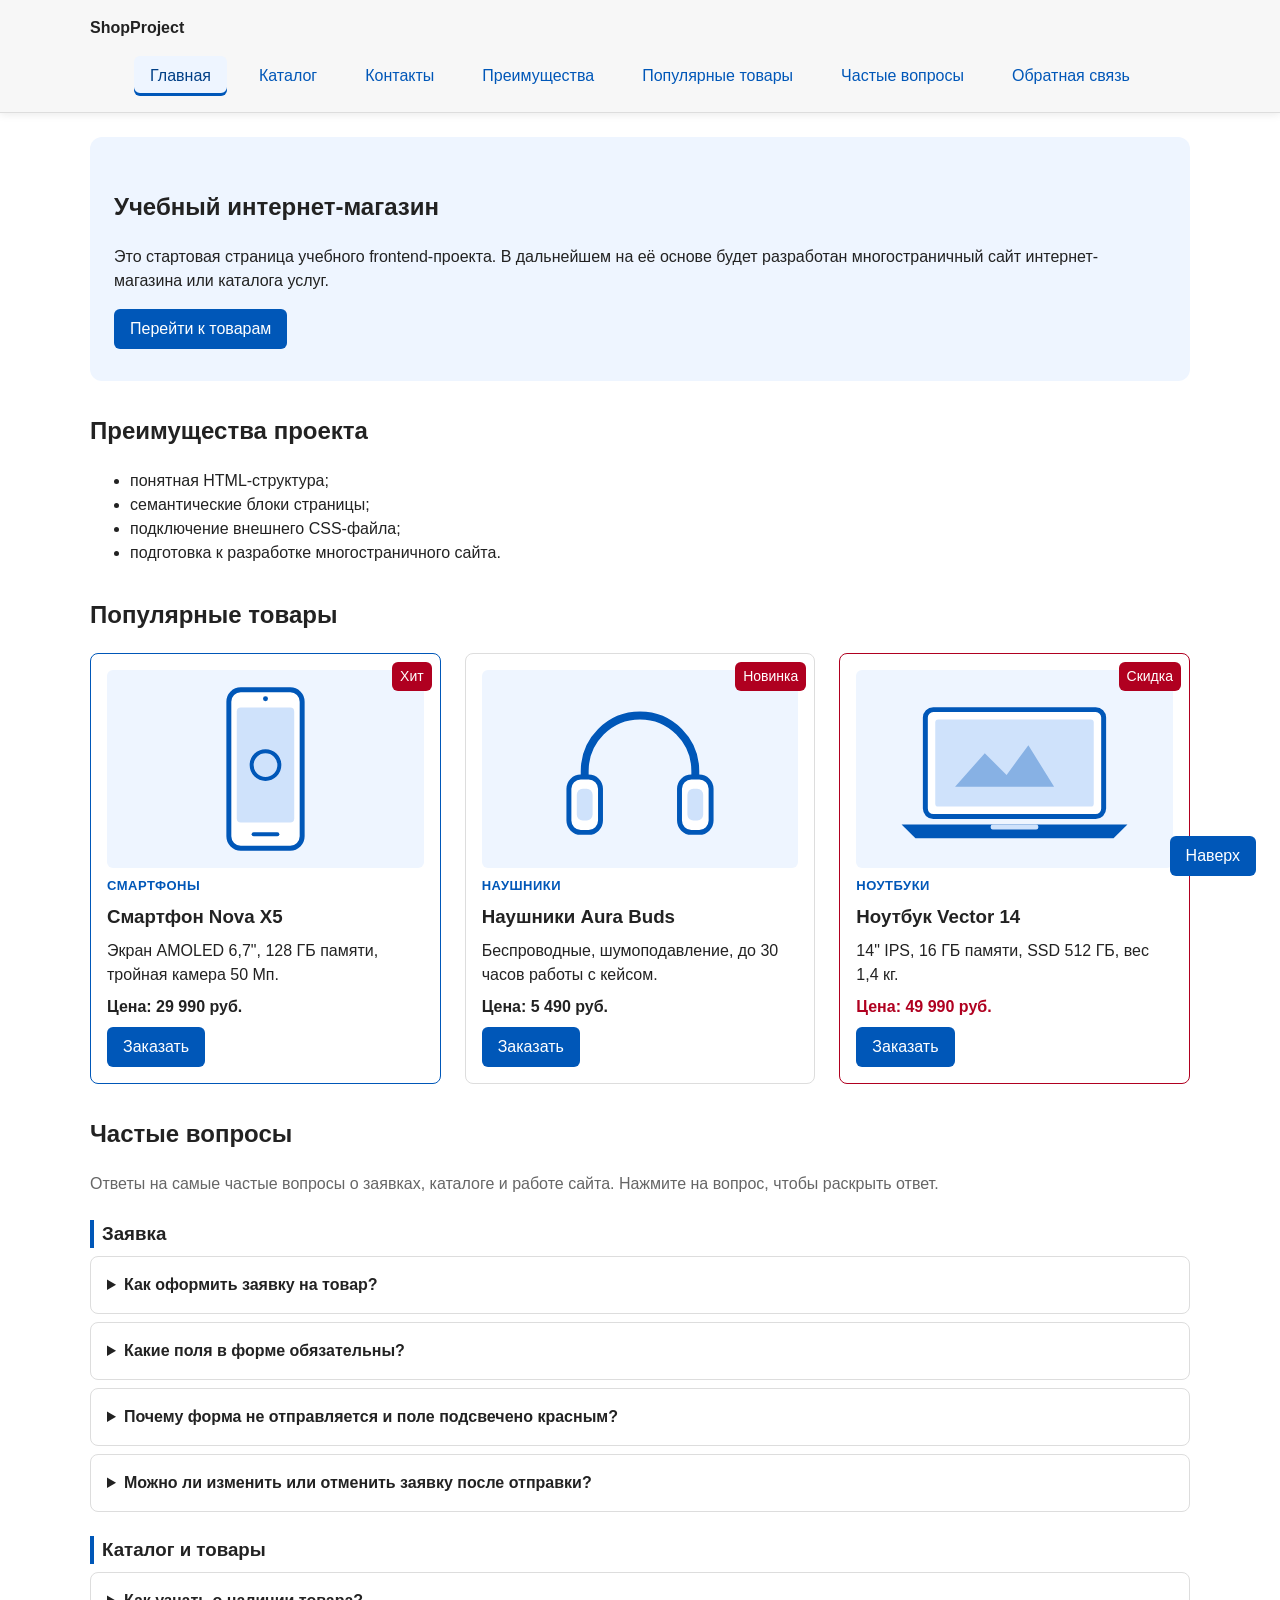
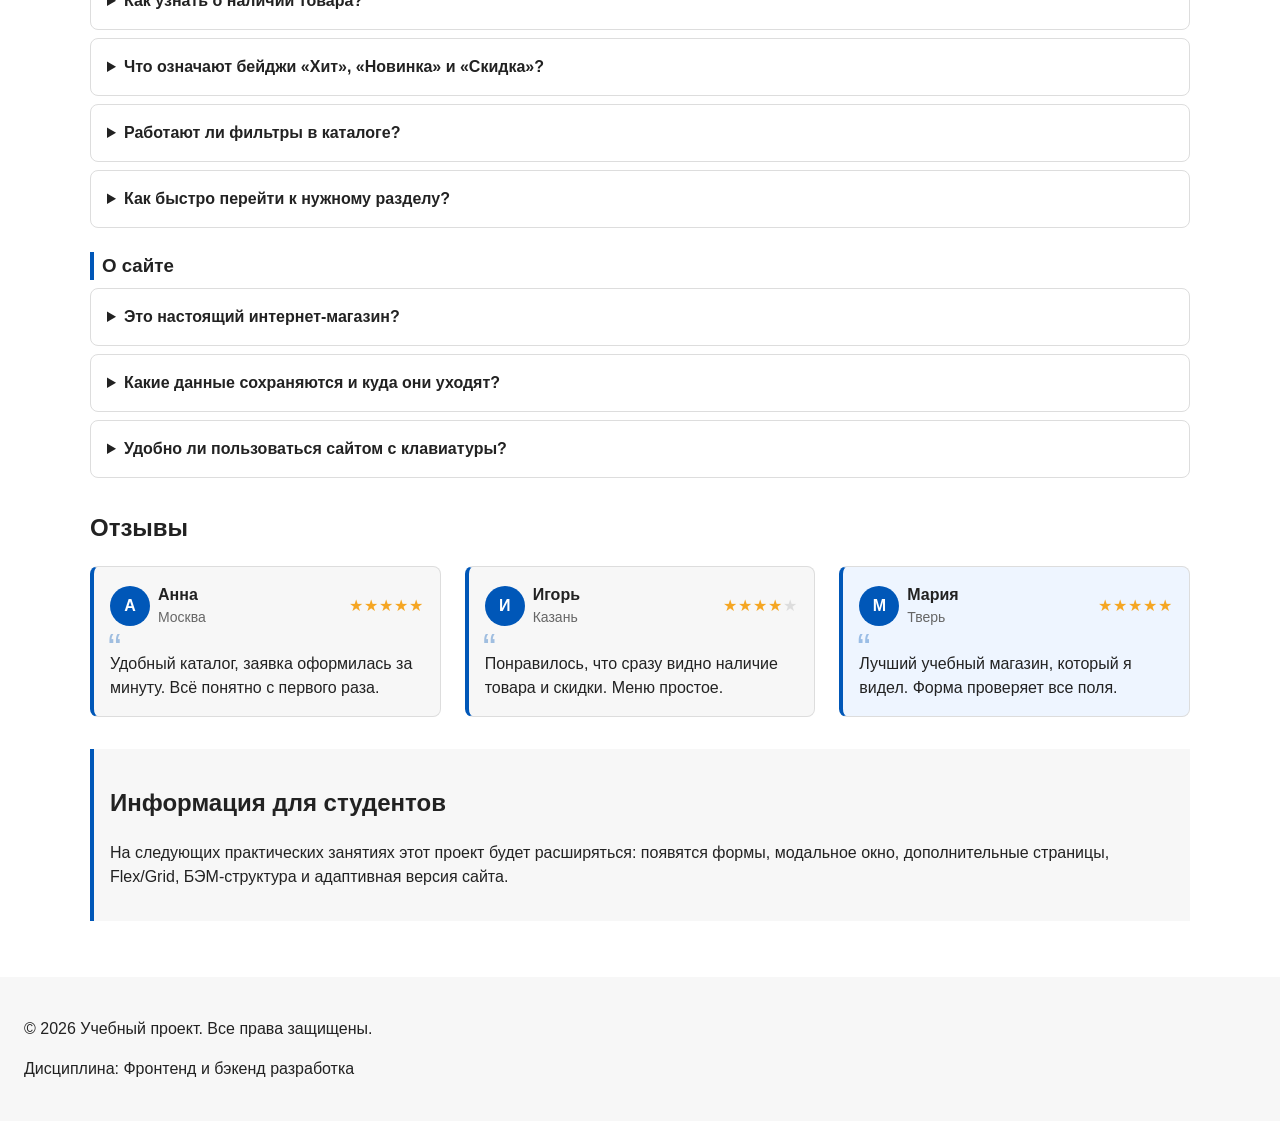
<file: index.html>
<!DOCTYPE html>
<html lang="ru">
<head>
  <meta charset="UTF-8">
  <meta name="viewport" content="width=device-width, initial-scale=1.0">
  <meta name="description" content="Главная страница учебного интернет-магазина: преимущества и популярные товары.">
  <title>Учебный интернет-магазин</title>
  <link rel="stylesheet" href="css/style.css">
  <script src="js/main.js" defer></script>
</head>
<body>
  <header class="site-header">
    <div class="site-header__inner">
      <a class="site-header__logo" href="index.html">ShopProject</a>

      <nav class="site-nav" aria-label="Основная навигация">
        <ul class="site-nav__list">
          <li class="site-nav__item"><a class="site-nav__link site-nav__link--active" href="index.html">Главная</a></li>
          <li class="site-nav__item"><a class="site-nav__link" href="catalog.html">Каталог</a></li>
          <li class="site-nav__item"><a class="site-nav__link" href="contacts.html">Контакты</a></li>
          <li class="site-nav__item"><a class="site-nav__link" href="index.html#advantages">Преимущества</a></li>
          <li class="site-nav__item"><a class="site-nav__link" href="index.html#popular">Популярные товары</a></li>
          <li class="site-nav__item"><a class="site-nav__link" href="index.html#faq">Частые вопросы</a></li>
          <li class="site-nav__item"><a class="site-nav__link" href="index.html#contacts">Обратная связь</a></li>
        </ul>
      </nav>
    </div>
  </header>

  <main>
    <section class="hero">
      <h1>Учебный интернет-магазин</h1>
      <p>
        Это стартовая страница учебного frontend-проекта.
        В дальнейшем на её основе будет разработан многостраничный сайт
        интернет-магазина или каталога услуг.
      </p>
      <a class="button button--primary" href="#popular">Перейти к товарам</a>
    </section>

    <section class="section" id="advantages">
      <h2 class="section__title">Преимущества проекта</h2>

      <ul class="advantages-list">
        <li>понятная HTML-структура;</li>
        <li>семантические блоки страницы;</li>
        <li>подключение внешнего CSS-файла;</li>
        <li>подготовка к разработке многостраничного сайта.</li>
      </ul>
    </section>

    <section class="section" id="popular">
      <h2 class="section__title">Популярные товары</h2>

      <div class="products-grid">
        <article class="product-card product-card--featured">
          <span class="product-card__badge">Хит</span>
          <img class="product-card__image" src="images/smartphone.svg" alt="" width="320" height="200" loading="lazy">
          <p class="product-card__category">Смартфоны</p>
          <h3 class="product-card__title">Смартфон Nova X5</h3>
          <p class="product-card__description">Экран AMOLED 6,7", 128 ГБ памяти, тройная камера 50 Мп.</p>
          <p class="product-card__price">Цена: 29&nbsp;990 руб.</p>
          <button class="button button--primary product-card__button" type="button" data-product="Смартфон Nova X5">
            Заказать
          </button>
        </article>

        <article class="product-card">
          <span class="product-card__badge">Новинка</span>
          <img class="product-card__image" src="images/headphones.svg" alt="" width="320" height="200" loading="lazy">
          <p class="product-card__category">Наушники</p>
          <h3 class="product-card__title">Наушники Aura Buds</h3>
          <p class="product-card__description">Беспроводные, шумоподавление, до 30 часов работы с кейсом.</p>
          <p class="product-card__price">Цена: 5&nbsp;490 руб.</p>
          <button class="button button--primary product-card__button" type="button" data-product="Наушники Aura Buds">
            Заказать
          </button>
        </article>

        <article class="product-card product-card--discount">
          <span class="product-card__badge">Скидка</span>
          <img class="product-card__image" src="images/laptop.svg" alt="" width="320" height="200" loading="lazy">
          <p class="product-card__category">Ноутбуки</p>
          <h3 class="product-card__title">Ноутбук Vector 14</h3>
          <p class="product-card__description">14" IPS, 16 ГБ памяти, SSD 512 ГБ, вес 1,4 кг.</p>
          <p class="product-card__price">Цена: 49&nbsp;990 руб.</p>
          <button class="button button--primary product-card__button" type="button" data-product="Ноутбук Vector 14">
            Заказать
          </button>
        </article>
      </div>
    </section>

    <section class="section faq" id="faq">
      <h2 class="section__title">Частые вопросы</h2>

      <p class="faq__intro">
        Ответы на самые частые вопросы о заявках, каталоге и работе сайта.
        Нажмите на вопрос, чтобы раскрыть ответ.
      </p>

      <div class="faq__group">
        <h3 class="faq__group-title">Заявка</h3>

        <details class="faq__item">
          <summary class="faq__question">Как оформить заявку на товар?</summary>
          <div class="faq__answer">
            <ol class="faq__list">
              <li>Найдите товар в блоке «Популярные товары».</li>
              <li>Нажмите кнопку «Заказать» в его карточке.</li>
              <li>Заполните форму в открывшемся окне: название выбранного товара уже указано вверху.</li>
              <li>Нажмите «Отправить заявку». Под блоком отзывов появится сообщение об успешной отправке.</li>
            </ol>
          </div>
        </details>

        <details class="faq__item">
          <summary class="faq__question">Какие поля в форме обязательны?</summary>
          <div class="faq__answer">
            <p>Обязательные поля отмечены красной «звёздочкой»:</p>
            <ul class="faq__list">
              <li>имя (не короче двух символов);</li>
              <li>e-mail в формате <code class="faq__code">name@example.ru</code>;</li>
              <li>телефон в формате <code class="faq__code">+7 (900) 000-00-00</code>;</li>
              <li>тема заявки;</li>
              <li>согласие на обработку данных.</li>
            </ul>
            <p>Дата связи и комментарий необязательны.</p>
          </div>
        </details>

        <details class="faq__item">
          <summary class="faq__question">Почему форма не отправляется и поле подсвечено красным?</summary>
          <div class="faq__answer">
            <p>
              Форма проверяет данные перед отправкой. Красная рамка означает,
              что значение пустое или записано неверно, чаще всего это телефон
              не в том формате. Исправьте поле: рамка пропадёт сразу, как только
              значение станет корректным.
            </p>
          </div>
        </details>

        <details class="faq__item">
          <summary class="faq__question">Можно ли изменить или отменить заявку после отправки?</summary>
          <div class="faq__answer">
            <p>
              Да. Напишите или позвоните по контактам со страницы
              <a href="contacts.html">«Контакты»</a> и назовите товар,
              который указали в заявке. Учебная версия сайта не хранит заявки,
              поэтому изменения вносятся только по обращению.
            </p>
          </div>
        </details>
      </div>

      <div class="faq__group">
        <h3 class="faq__group-title">Каталог и товары</h3>

        <details class="faq__item">
          <summary class="faq__question">Как узнать о наличии товара?</summary>
          <div class="faq__answer">
            <p>
              Наличие видно в <a href="catalog.html">каталоге</a> по карточке:
              у недоступных товаров серый фон, бейдж «Нет в наличии»
              и неактивная кнопка «Недоступно».
            </p>
          </div>
        </details>

        <details class="faq__item">
          <summary class="faq__question">Что означают бейджи «Хит», «Новинка» и «Скидка»?</summary>
          <div class="faq__answer">
            <ul class="faq__list">
              <li><strong>Хит</strong> — популярный товар, у карточки синяя рамка;</li>
              <li><strong>Новинка</strong> — недавно добавленный товар;</li>
              <li><strong>Скидка</strong> — товар по сниженной цене, рамка и цена выделены красным.</li>
            </ul>
          </div>
        </details>

        <details class="faq__item">
          <summary class="faq__question">Работают ли фильтры в каталоге?</summary>
          <div class="faq__answer">
            <p>
              Пока нет. Блок фильтров в учебной версии показывает раскладку
              страницы: категории и диапазон цены. Фильтрация карточек
              будет добавлена позже вместе с JavaScript.
              При прокрутке списка блок фильтров остаётся на экране слева.
            </p>
          </div>
        </details>

        <details class="faq__item">
          <summary class="faq__question">Как быстро перейти к нужному разделу?</summary>
          <div class="faq__answer">
            <p>
              Используйте меню в шапке: пункты «Преимущества», «Популярные товары»
              и «Частые вопросы» плавно прокручивают страницу к нужному блоку,
              а «Каталог» и «Контакты» открывают отдельные страницы.
              Кнопка «Наверх» в правом нижнем углу возвращает к началу страницы.
            </p>
          </div>
        </details>
      </div>

      <div class="faq__group">
        <h3 class="faq__group-title">О сайте</h3>

        <details class="faq__item">
          <summary class="faq__question">Это настоящий интернет-магазин?</summary>
          <div class="faq__answer">
            <p>
              Нет, это учебный проект по дисциплине «Фронтенд и бэкенд разработка».
              Товары, цены, отзывы и заявки вымышленные, оплата и доставка
              не подключены.
            </p>
          </div>
        </details>

        <details class="faq__item">
          <summary class="faq__question">Какие данные сохраняются и куда они уходят?</summary>
          <div class="faq__answer">
            <p>
              Никуда. Сайт работает только в браузере: форма проверяется скриптом
              на странице, а введённые данные не отправляются на сервер и не сохраняются.
              После успешной отправки форма очищается.
            </p>
          </div>
        </details>

        <details class="faq__item">
          <summary class="faq__question">Удобно ли пользоваться сайтом с клавиатуры?</summary>
          <div class="faq__answer">
            <p>
              Да. Все ссылки, кнопки и поля формы доступны через <kbd class="faq__key">Tab</kbd>
              и имеют видимую рамку фокуса. Вопросы в этом разделе раскрываются
              клавишами <kbd class="faq__key">Enter</kbd> и <kbd class="faq__key">Пробел</kbd>, а окно заявки
              закрывается клавишей <kbd class="faq__key">Esc</kbd>.
            </p>
          </div>
        </details>
      </div>
    </section>

    <section class="section reviews" id="reviews">
      <h2 class="section__title">Отзывы</h2>

      <div class="reviews__list">
        <article class="review-card">
          <header class="review-card__header">
            <span class="review-card__avatar" aria-hidden="true">А</span>
            <div class="review-card__person">
              <p class="review-card__author">Анна</p>
              <p class="review-card__city">Москва</p>
            </div>
            <span class="review-card__rating" role="img" aria-label="Оценка: 5 из 5">
              <span class="review-card__star">★★★★★</span>
            </span>
          </header>
          <p class="review-card__text">
            Удобный каталог, заявка оформилась за минуту. Всё понятно с первого раза.
          </p>
        </article>

        <article class="review-card">
          <header class="review-card__header">
            <span class="review-card__avatar" aria-hidden="true">И</span>
            <div class="review-card__person">
              <p class="review-card__author">Игорь</p>
              <p class="review-card__city">Казань</p>
            </div>
            <span class="review-card__rating" role="img" aria-label="Оценка: 4 из 5">
              <span class="review-card__star">★★★★</span><span class="review-card__star review-card__star--empty">★</span>
            </span>
          </header>
          <p class="review-card__text">
            Понравилось, что сразу видно наличие товара и скидки. Меню простое.
          </p>
        </article>

        <article class="review-card review-card--accent">
          <header class="review-card__header">
            <span class="review-card__avatar" aria-hidden="true">М</span>
            <div class="review-card__person">
              <p class="review-card__author">Мария</p>
              <p class="review-card__city">Тверь</p>
            </div>
            <span class="review-card__rating" role="img" aria-label="Оценка: 5 из 5">
              <span class="review-card__star">★★★★★</span>
            </span>
          </header>
          <p class="review-card__text">
            Лучший учебный магазин, который я видел. Форма проверяет все поля.
          </p>
        </article>
      </div>
    </section>

    <p class="success-message" id="success-message" role="status" aria-live="polite" hidden>
      Форма успешно отправлена!
    </p>

    <aside class="aside-info">
      <h2>Информация для студентов</h2>
      <p>
        На следующих практических занятиях этот проект будет расширяться:
        появятся формы, модальное окно, дополнительные страницы, Flex/Grid,
        БЭМ-структура и адаптивная версия сайта.
      </p>
    </aside>
  </main>

  <footer class="site-footer" id="contacts">
    <p>&copy; 2026 Учебный проект. Все права защищены.</p>
    <p>Дисциплина: Фронтенд и бэкенд разработка</p>

    <a class="button button--primary scroll-top" href="#">Наверх</a>
  </footer>

  <dialog class="order-dialog" id="order-dialog" aria-labelledby="order-dialog-title">
    <header class="order-dialog__header">
      <h2 class="order-dialog__title" id="order-dialog-title">Оформление заявки</h2>
      <button class="order-dialog__close" type="button" aria-label="Закрыть окно" data-close-dialog>&times;</button>
    </header>
    <p class="order-dialog__product" id="order-dialog-product" hidden></p>

    <form class="order-form" id="order-form" action="#" method="post" novalidate>
      <input id="selected-product" name="selected-product" type="hidden">

      <p class="order-form__note">Поля, отмеченные звёздочкой <span aria-hidden="true">(*)</span>, обязательны для заполнения.</p>

      <div class="order-form__field">
        <label class="order-form__label" for="order-name">Имя <span class="order-form__required" aria-hidden="true">*</span></label>
        <input
          class="order-form__input"
          id="order-name"
          name="name"
          type="text"
          placeholder="Введите ваше имя"
          minlength="2"
          autocomplete="given-name"
          autofocus
          required
        >
      </div>

      <div class="order-form__field">
        <label class="order-form__label" for="order-email">E-mail <span class="order-form__required" aria-hidden="true">*</span></label>
        <input
          class="order-form__input"
          id="order-email"
          name="email"
          type="email"
          placeholder="example@mail.ru"
          autocomplete="email"
          required
        >
      </div>

      <div class="order-form__field">
        <label class="order-form__label" for="order-phone">Телефон <span class="order-form__required" aria-hidden="true">*</span></label>
        <input
          class="order-form__input"
          id="order-phone"
          name="phone"
          type="tel"
          inputmode="tel"
          placeholder="+7 (900) 000-00-00"
          pattern="^\+7 \(\d{3}\) \d{3}-\d{2}-\d{2}$"
          autocomplete="tel"
          maxlength="18"
          aria-describedby="order-phone-hint"
          required
        >
        <small class="order-form__hint" id="order-phone-hint">Формат: +7 (900) 000-00-00</small>
      </div>

      <div class="order-form__field">
        <label class="order-form__label" for="order-date">Дата связи</label>
        <input
          class="order-form__input"
          id="order-date"
          name="date"
          type="date"
        >
      </div>

      <div class="order-form__field">
        <label class="order-form__label" for="order-topic">Тема заявки <span class="order-form__required" aria-hidden="true">*</span></label>
        <select class="order-form__select" id="order-topic" name="topic" required>
          <option value="">Выберите тему</option>
          <option value="product">Заказ товара</option>
          <option value="consultation">Консультация</option>
          <option value="delivery">Доставка</option>
        </select>
      </div>

      <div class="order-form__field">
        <label class="order-form__label" for="order-comment">Комментарий</label>
        <textarea
          class="order-form__textarea"
          id="order-comment"
          name="comment"
          rows="4"
          placeholder="Укажите дополнительную информацию"
        ></textarea>
      </div>

      <div class="order-form__field">
        <label class="order-form__label" for="order-agreement">
          <input
            class="order-form__checkbox"
            id="order-agreement"
            name="agreement"
            type="checkbox"
            required
          >
          Я согласен на обработку данных <span class="order-form__required" aria-hidden="true">*</span>
        </label>
      </div>

      <div class="order-form__actions">
        <button class="button button--secondary" type="button" id="close-order-dialog">Закрыть</button>
        <button class="button button--primary" type="submit">Отправить заявку</button>
      </div>
    </form>
  </dialog>
</body>
</html>
</file>
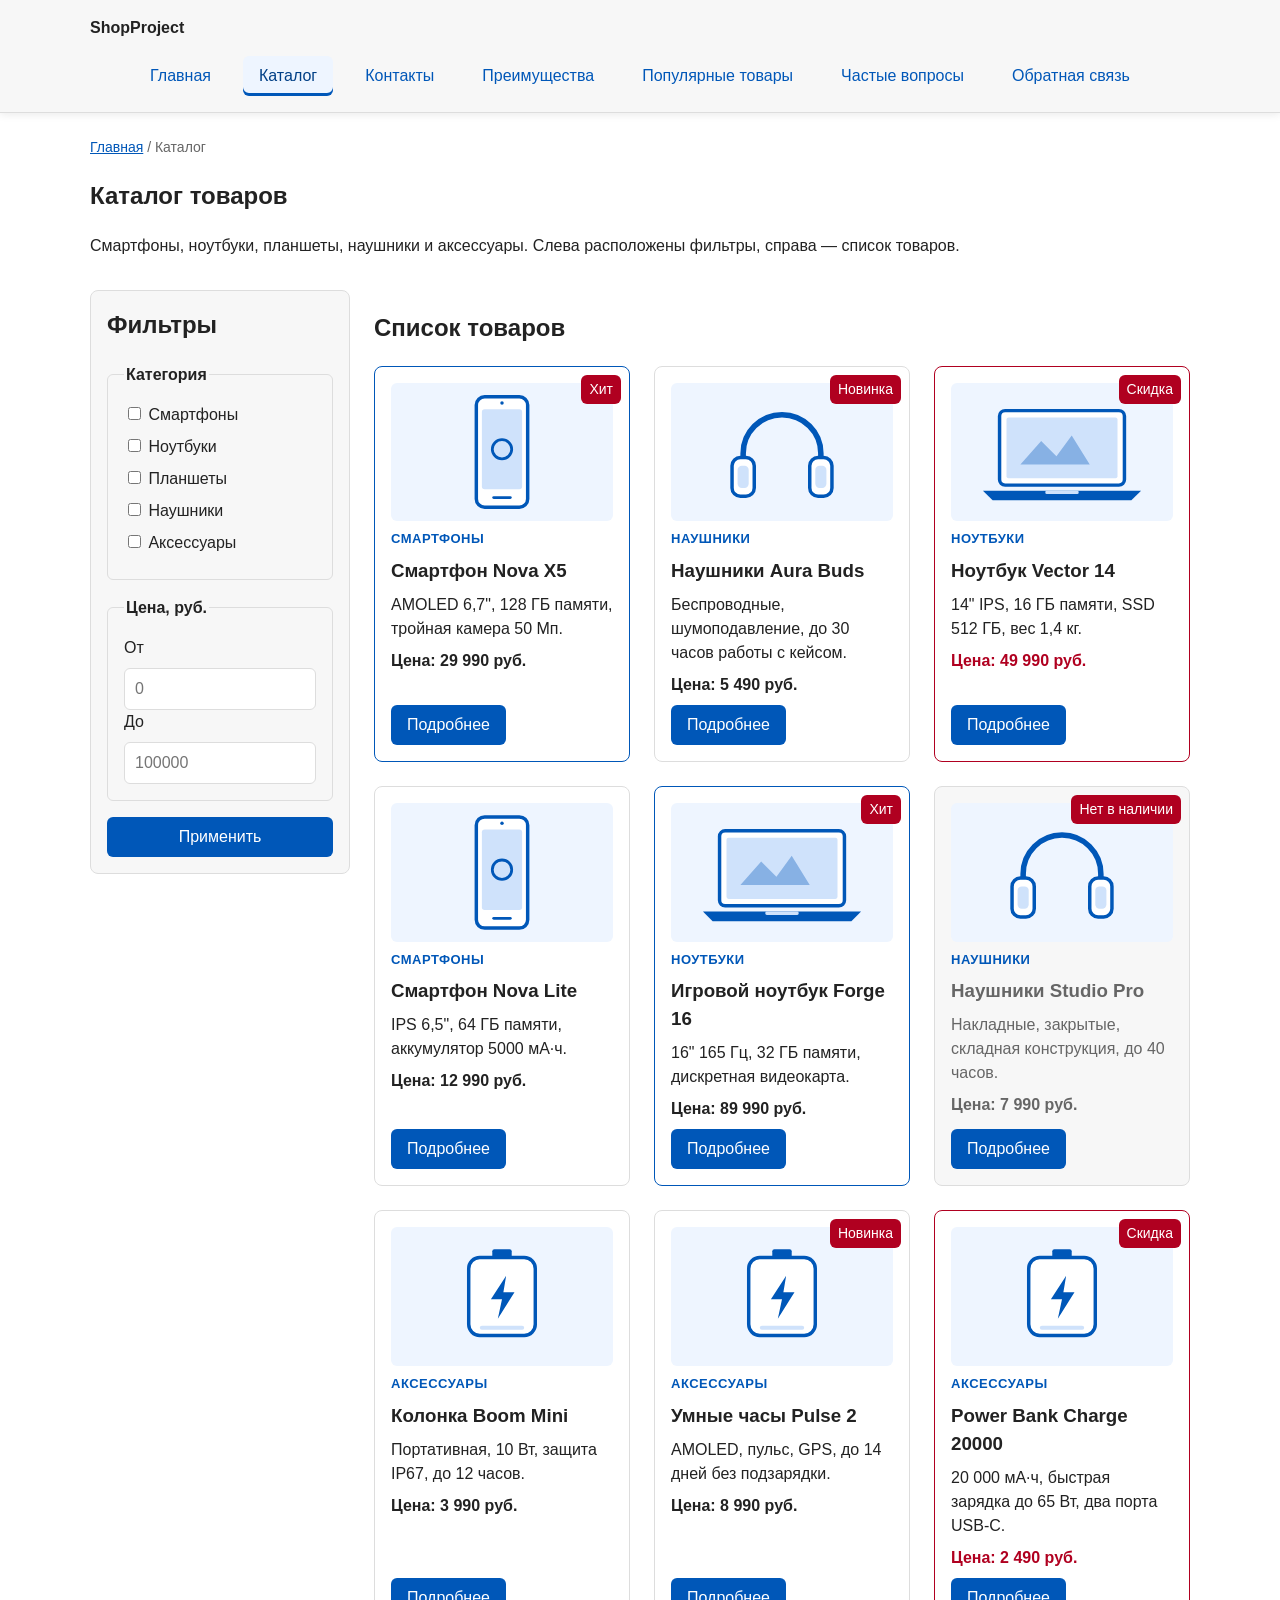
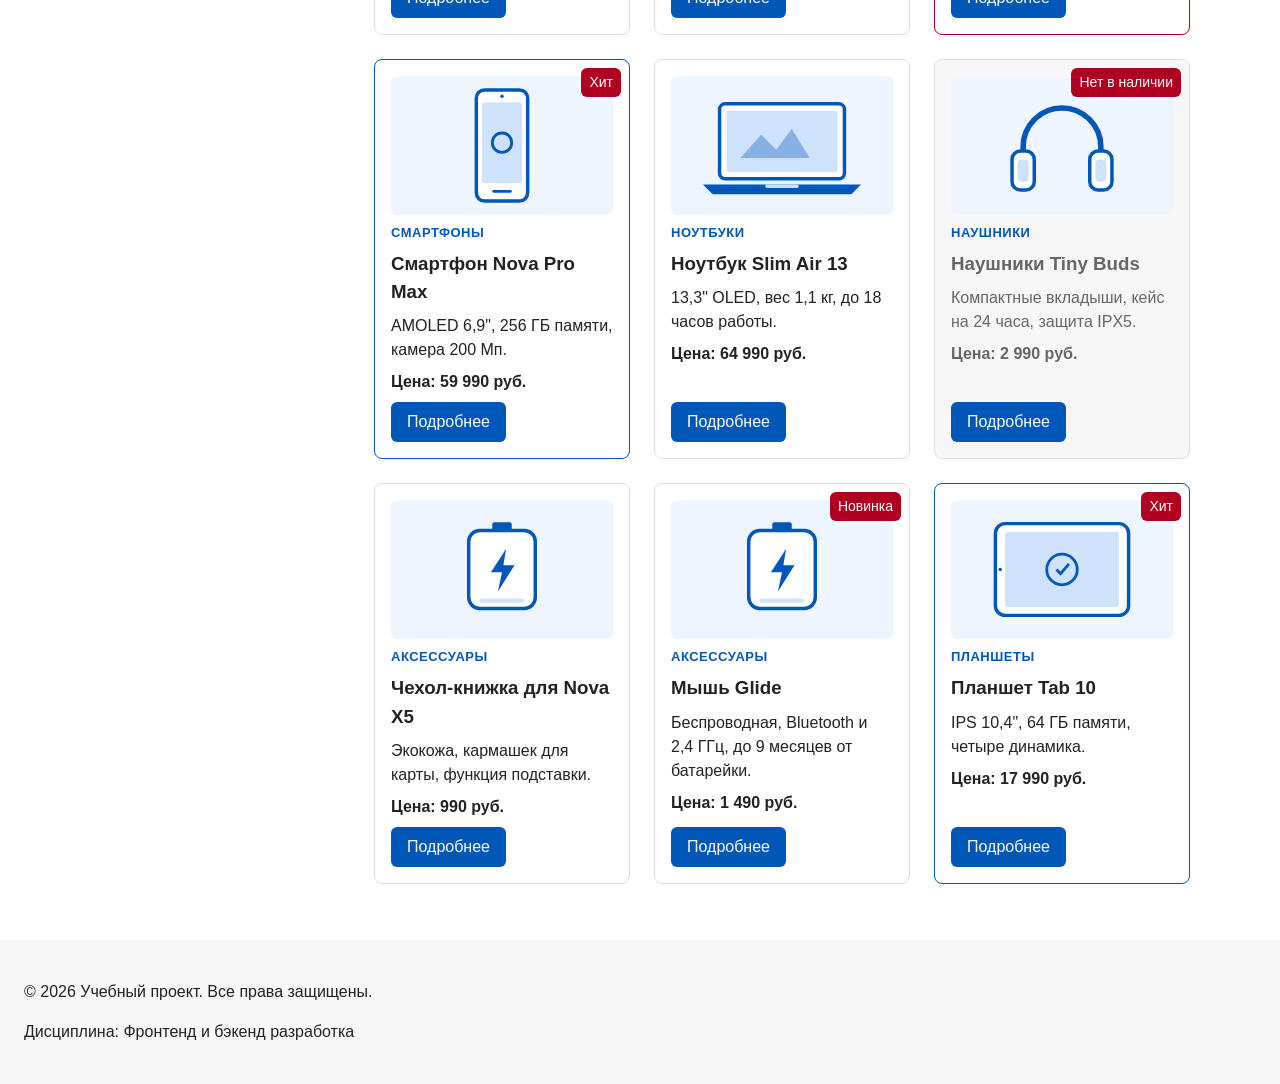
<file: catalog.html>
<!DOCTYPE html>
<html lang="ru">
<head>
  <meta charset="UTF-8">
  <meta name="viewport" content="width=device-width, initial-scale=1.0">
  <meta name="description" content="Каталог учебного интернет-магазина: смартфоны, ноутбуки, планшеты, наушники и аксессуары.">
  <title>Каталог товаров — Учебный интернет-магазин</title>
  <link rel="stylesheet" href="css/style.css">
</head>
<body>
  <header class="site-header">
    <div class="site-header__inner">
      <a class="site-header__logo" href="index.html">ShopProject</a>

      <nav class="site-nav" aria-label="Основная навигация">
        <ul class="site-nav__list">
          <li class="site-nav__item"><a class="site-nav__link" href="index.html">Главная</a></li>
          <li class="site-nav__item"><a class="site-nav__link site-nav__link--active" href="catalog.html">Каталог</a></li>
          <li class="site-nav__item"><a class="site-nav__link" href="contacts.html">Контакты</a></li>
          <li class="site-nav__item"><a class="site-nav__link" href="index.html#advantages">Преимущества</a></li>
          <li class="site-nav__item"><a class="site-nav__link" href="index.html#popular">Популярные товары</a></li>
          <li class="site-nav__item"><a class="site-nav__link" href="index.html#faq">Частые вопросы</a></li>
          <li class="site-nav__item"><a class="site-nav__link" href="index.html#contacts">Обратная связь</a></li>
        </ul>
      </nav>
    </div>
  </header>

  <main>
    <nav class="breadcrumbs" aria-label="Хлебные крошки">
      <a class="breadcrumbs__link" href="index.html">Главная</a>
      <span class="breadcrumbs__current">Каталог</span>
    </nav>

    <section class="section">
      <h1>Каталог товаров</h1>
      <p>
        Смартфоны, ноутбуки, планшеты, наушники и аксессуары.
        Слева расположены фильтры, справа — список товаров.
      </p>
    </section>

    <section class="catalog-layout">
      <aside class="catalog-filters">
        <h2 class="catalog-filters__title">Фильтры</h2>

        <form class="filters-form" action="#" method="get">
          <fieldset class="filters-form__group">
            <legend class="filters-form__legend">Категория</legend>

            <label class="filters-form__label">
              <input type="checkbox" name="category" value="smartphones">
              Смартфоны
            </label>

            <label class="filters-form__label">
              <input type="checkbox" name="category" value="laptops">
              Ноутбуки
            </label>

            <label class="filters-form__label">
              <input type="checkbox" name="category" value="tablets">
              Планшеты
            </label>

            <label class="filters-form__label">
              <input type="checkbox" name="category" value="headphones">
              Наушники
            </label>

            <label class="filters-form__label">
              <input type="checkbox" name="category" value="accessories">
              Аксессуары
            </label>
          </fieldset>

          <fieldset class="filters-form__group">
            <legend class="filters-form__legend">Цена, руб.</legend>

            <label class="filters-form__label" for="price-from">От</label>
            <input class="filters-form__input" id="price-from" name="price-from" type="number" min="0" placeholder="0">

            <label class="filters-form__label" for="price-to">До</label>
            <input class="filters-form__input" id="price-to" name="price-to" type="number" min="0" placeholder="100000">
          </fieldset>

          <button class="button button--primary" type="submit">Применить</button>
        </form>
      </aside>

      <section class="catalog-products">
        <h2>Список товаров</h2>

        <div class="products-grid">
          <article class="product-card product-card--featured">
            <span class="product-card__badge">Хит</span>
            <img class="product-card__image" src="images/smartphone.svg" alt="" width="320" height="200" loading="lazy">
            <p class="product-card__category">Смартфоны</p>
            <h3 class="product-card__title">Смартфон Nova X5</h3>
            <p class="product-card__description">AMOLED 6,7", 128 ГБ памяти, тройная камера 50 Мп.</p>
            <p class="product-card__price">Цена: 29&nbsp;990 руб.</p>
            <a class="button button--primary product-card__button" href="product.html?id=nova-x5">Подробнее</a>
          </article>

          <article class="product-card">
            <span class="product-card__badge">Новинка</span>
            <img class="product-card__image" src="images/headphones.svg" alt="" width="320" height="200" loading="lazy">
            <p class="product-card__category">Наушники</p>
            <h3 class="product-card__title">Наушники Aura Buds</h3>
            <p class="product-card__description">Беспроводные, шумоподавление, до 30 часов работы с кейсом.</p>
            <p class="product-card__price">Цена: 5&nbsp;490 руб.</p>
            <a class="button button--primary product-card__button" href="product.html?id=aura-buds">Подробнее</a>
          </article>

          <article class="product-card product-card--discount">
            <span class="product-card__badge">Скидка</span>
            <img class="product-card__image" src="images/laptop.svg" alt="" width="320" height="200" loading="lazy">
            <p class="product-card__category">Ноутбуки</p>
            <h3 class="product-card__title">Ноутбук Vector 14</h3>
            <p class="product-card__description">14" IPS, 16 ГБ памяти, SSD 512 ГБ, вес 1,4 кг.</p>
            <p class="product-card__price">Цена: 49&nbsp;990 руб.</p>
            <a class="button button--primary product-card__button" href="product.html?id=vector-14">Подробнее</a>
          </article>

          <article class="product-card">
            <img class="product-card__image" src="images/smartphone.svg" alt="" width="320" height="200" loading="lazy">
            <p class="product-card__category">Смартфоны</p>
            <h3 class="product-card__title">Смартфон Nova Lite</h3>
            <p class="product-card__description">IPS 6,5", 64 ГБ памяти, аккумулятор 5000 мА·ч.</p>
            <p class="product-card__price">Цена: 12&nbsp;990 руб.</p>
            <a class="button button--primary product-card__button" href="product.html?id=nova-lite">Подробнее</a>
          </article>

          <article class="product-card product-card--featured">
            <span class="product-card__badge">Хит</span>
            <img class="product-card__image" src="images/laptop.svg" alt="" width="320" height="200" loading="lazy">
            <p class="product-card__category">Ноутбуки</p>
            <h3 class="product-card__title">Игровой ноутбук Forge 16</h3>
            <p class="product-card__description">16" 165 Гц, 32 ГБ памяти, дискретная видеокарта.</p>
            <p class="product-card__price">Цена: 89&nbsp;990 руб.</p>
            <a class="button button--primary product-card__button" href="product.html?id=forge-16">Подробнее</a>
          </article>

          <article class="product-card product-card--unavailable">
            <span class="product-card__badge">Нет в наличии</span>
            <img class="product-card__image" src="images/headphones.svg" alt="" width="320" height="200" loading="lazy">
            <p class="product-card__category">Наушники</p>
            <h3 class="product-card__title">Наушники Studio Pro</h3>
            <p class="product-card__description">Накладные, закрытые, складная конструкция, до 40 часов.</p>
            <p class="product-card__price">Цена: 7&nbsp;990 руб.</p>
            <a class="button button--primary product-card__button" href="product.html?id=studio-pro">Подробнее</a>
          </article>

          <article class="product-card">
            <img class="product-card__image" src="images/accessory.svg" alt="" width="320" height="200" loading="lazy">
            <p class="product-card__category">Аксессуары</p>
            <h3 class="product-card__title">Колонка Boom Mini</h3>
            <p class="product-card__description">Портативная, 10 Вт, защита IP67, до 12 часов.</p>
            <p class="product-card__price">Цена: 3&nbsp;990 руб.</p>
            <a class="button button--primary product-card__button" href="product.html?id=boom-mini">Подробнее</a>
          </article>

          <article class="product-card">
            <span class="product-card__badge">Новинка</span>
            <img class="product-card__image" src="images/accessory.svg" alt="" width="320" height="200" loading="lazy">
            <p class="product-card__category">Аксессуары</p>
            <h3 class="product-card__title">Умные часы Pulse 2</h3>
            <p class="product-card__description">AMOLED, пульс, GPS, до 14 дней без подзарядки.</p>
            <p class="product-card__price">Цена: 8&nbsp;990 руб.</p>
            <a class="button button--primary product-card__button" href="product.html?id=pulse-2">Подробнее</a>
          </article>

          <article class="product-card product-card--discount">
            <span class="product-card__badge">Скидка</span>
            <img class="product-card__image" src="images/accessory.svg" alt="" width="320" height="200" loading="lazy">
            <p class="product-card__category">Аксессуары</p>
            <h3 class="product-card__title">Power Bank Charge 20000</h3>
            <p class="product-card__description">20 000 мА·ч, быстрая зарядка до 65 Вт, два порта USB-C.</p>
            <p class="product-card__price">Цена: 2&nbsp;490 руб.</p>
            <a class="button button--primary product-card__button" href="product.html?id=charge-20000">Подробнее</a>
          </article>

          <article class="product-card product-card--featured">
            <span class="product-card__badge">Хит</span>
            <img class="product-card__image" src="images/smartphone.svg" alt="" width="320" height="200" loading="lazy">
            <p class="product-card__category">Смартфоны</p>
            <h3 class="product-card__title">Смартфон Nova Pro Max</h3>
            <p class="product-card__description">AMOLED 6,9", 256 ГБ памяти, камера 200 Мп.</p>
            <p class="product-card__price">Цена: 59&nbsp;990 руб.</p>
            <a class="button button--primary product-card__button" href="product.html?id=nova-pro-max">Подробнее</a>
          </article>

          <article class="product-card">
            <img class="product-card__image" src="images/laptop.svg" alt="" width="320" height="200" loading="lazy">
            <p class="product-card__category">Ноутбуки</p>
            <h3 class="product-card__title">Ноутбук Slim Air 13</h3>
            <p class="product-card__description">13,3" OLED, вес 1,1 кг, до 18 часов работы.</p>
            <p class="product-card__price">Цена: 64&nbsp;990 руб.</p>
            <a class="button button--primary product-card__button" href="product.html?id=slim-air-13">Подробнее</a>
          </article>

          <article class="product-card product-card--unavailable">
            <span class="product-card__badge">Нет в наличии</span>
            <img class="product-card__image" src="images/headphones.svg" alt="" width="320" height="200" loading="lazy">
            <p class="product-card__category">Наушники</p>
            <h3 class="product-card__title">Наушники Tiny Buds</h3>
            <p class="product-card__description">Компактные вкладыши, кейс на 24 часа, защита IPX5.</p>
            <p class="product-card__price">Цена: 2&nbsp;990 руб.</p>
            <a class="button button--primary product-card__button" href="product.html?id=tiny-buds">Подробнее</a>
          </article>

          <article class="product-card">
            <img class="product-card__image" src="images/accessory.svg" alt="" width="320" height="200" loading="lazy">
            <p class="product-card__category">Аксессуары</p>
            <h3 class="product-card__title">Чехол-книжка для Nova X5</h3>
            <p class="product-card__description">Экокожа, кармашек для карты, функция подставки.</p>
            <p class="product-card__price">Цена: 990 руб.</p>
            <a class="button button--primary product-card__button" href="product.html?id=case-nova-x5">Подробнее</a>
          </article>

          <article class="product-card">
            <span class="product-card__badge">Новинка</span>
            <img class="product-card__image" src="images/accessory.svg" alt="" width="320" height="200" loading="lazy">
            <p class="product-card__category">Аксессуары</p>
            <h3 class="product-card__title">Мышь Glide</h3>
            <p class="product-card__description">Беспроводная, Bluetooth и 2,4 ГГц, до 9 месяцев от батарейки.</p>
            <p class="product-card__price">Цена: 1&nbsp;490 руб.</p>
            <a class="button button--primary product-card__button" href="product.html?id=glide-mouse">Подробнее</a>
          </article>

          <article class="product-card product-card--featured">
            <span class="product-card__badge">Хит</span>
            <img class="product-card__image" src="images/tablet.svg" alt="" width="320" height="200" loading="lazy">
            <p class="product-card__category">Планшеты</p>
            <h3 class="product-card__title">Планшет Tab 10</h3>
            <p class="product-card__description">IPS 10,4", 64 ГБ памяти, четыре динамика.</p>
            <p class="product-card__price">Цена: 17&nbsp;990 руб.</p>
            <a class="button button--primary product-card__button" href="product.html?id=tab-10">Подробнее</a>
          </article>
        </div>
      </section>
    </section>
  </main>

  <footer class="site-footer">
    <p>&copy; 2026 Учебный проект. Все права защищены.</p>
    <p>Дисциплина: Фронтенд и бэкенд разработка</p>
  </footer>
</body>
</html>
</file>
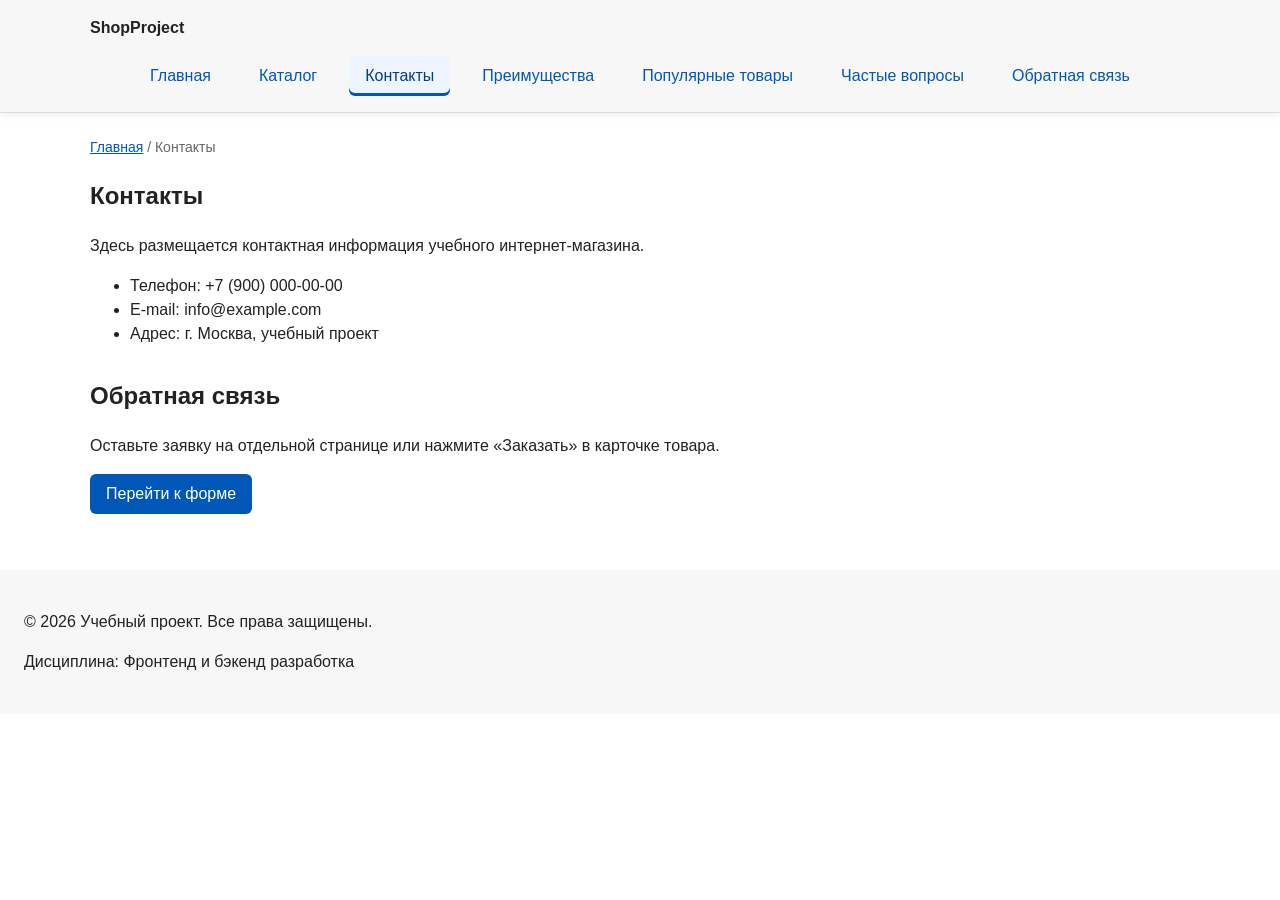
<file: contacts.html>
<!DOCTYPE html>
<html lang="ru">
<head>
  <meta charset="UTF-8">
  <meta name="viewport" content="width=device-width, initial-scale=1.0">
  <meta name="description" content="Контактная информация учебного интернет-магазина.">
  <title>Контакты — Учебный интернет-магазин</title>
  <link rel="stylesheet" href="css/style.css">
</head>
<body>
  <header class="site-header">
    <div class="site-header__inner">
      <a class="site-header__logo" href="index.html">ShopProject</a>

      <nav class="site-nav" aria-label="Основная навигация">
        <ul class="site-nav__list">
          <li class="site-nav__item"><a class="site-nav__link" href="index.html">Главная</a></li>
          <li class="site-nav__item"><a class="site-nav__link" href="catalog.html">Каталог</a></li>
          <li class="site-nav__item"><a class="site-nav__link site-nav__link--active" href="contacts.html">Контакты</a></li>
          <li class="site-nav__item"><a class="site-nav__link" href="index.html#advantages">Преимущества</a></li>
          <li class="site-nav__item"><a class="site-nav__link" href="index.html#popular">Популярные товары</a></li>
          <li class="site-nav__item"><a class="site-nav__link" href="index.html#faq">Частые вопросы</a></li>
          <li class="site-nav__item"><a class="site-nav__link" href="index.html#contacts">Обратная связь</a></li>
        </ul>
      </nav>
    </div>
  </header>

  <main>
    <nav class="breadcrumbs" aria-label="Хлебные крошки">
      <a class="breadcrumbs__link" href="index.html">Главная</a>
      <span class="breadcrumbs__current">Контакты</span>
    </nav>

    <section class="section">
      <h1>Контакты</h1>
      <p>
        Здесь размещается контактная информация учебного интернет-магазина.
      </p>
      <ul>
        <li>Телефон: +7 (900) 000-00-00</li>
        <li>E-mail: info@example.com</li>
        <li>Адрес: г. Москва, учебный проект</li>
      </ul>
    </section>

    <section class="section" id="feedback">
      <h2>Обратная связь</h2>
      <p>
        Оставьте заявку на отдельной странице или нажмите «Заказать» в карточке товара.
      </p>
      <a class="button button--primary" href="order.html">Перейти к форме</a>
    </section>
  </main>

  <footer class="site-footer">
    <p>&copy; 2026 Учебный проект. Все права защищены.</p>
    <p>Дисциплина: Фронтенд и бэкенд разработка</p>
  </footer>
</body>
</html>
</file>
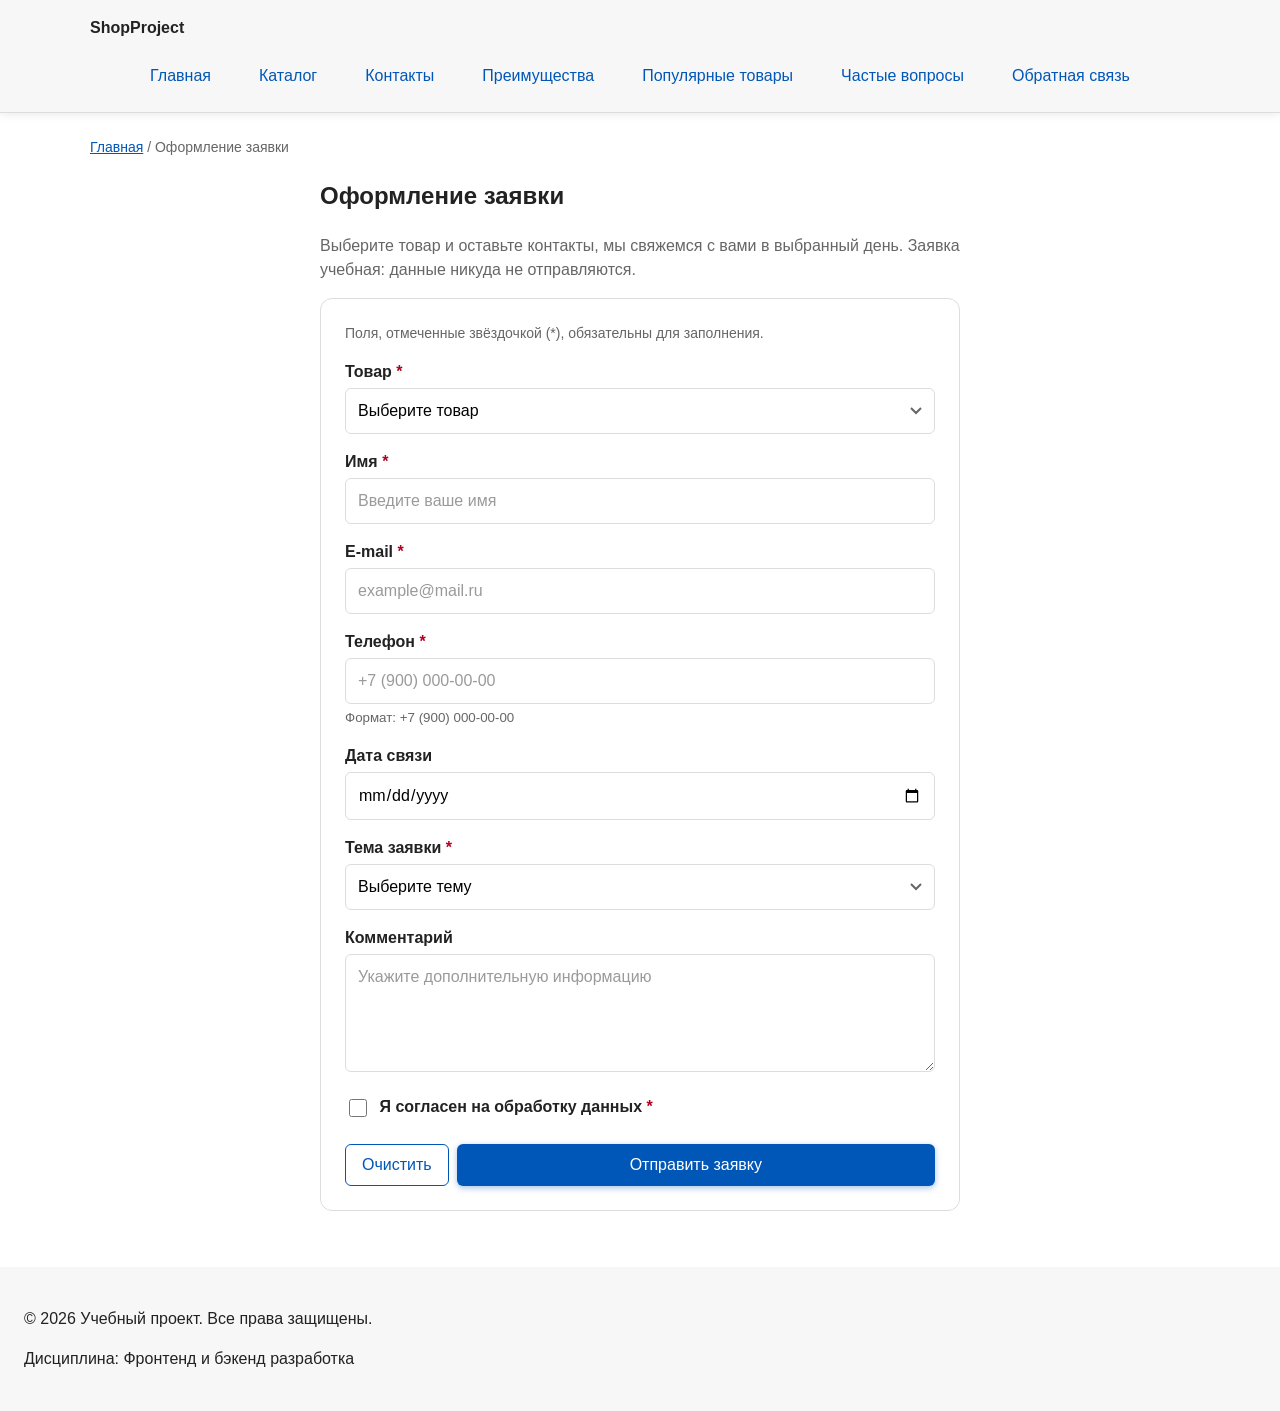
<file: order.html>
<!DOCTYPE html>
<html lang="ru">
<head>
  <meta charset="UTF-8">
  <meta name="viewport" content="width=device-width, initial-scale=1.0">
  <meta name="description" content="Оформление заявки в учебном интернет-магазине: выберите товар и оставьте контакты.">
  <title>Оформление заявки — Учебный интернет-магазин</title>
  <link rel="stylesheet" href="css/style.css">
  <script src="js/products.js" defer></script>
  <script src="js/order.js" defer></script>
  <script src="js/main.js" defer></script>
</head>
<body>
  <header class="site-header">
    <div class="site-header__inner">
      <a class="site-header__logo" href="index.html">ShopProject</a>

      <nav class="site-nav" aria-label="Основная навигация">
        <ul class="site-nav__list">
          <li class="site-nav__item"><a class="site-nav__link" href="index.html">Главная</a></li>
          <li class="site-nav__item"><a class="site-nav__link" href="catalog.html">Каталог</a></li>
          <li class="site-nav__item"><a class="site-nav__link" href="contacts.html">Контакты</a></li>
          <li class="site-nav__item"><a class="site-nav__link" href="index.html#advantages">Преимущества</a></li>
          <li class="site-nav__item"><a class="site-nav__link" href="index.html#popular">Популярные товары</a></li>
          <li class="site-nav__item"><a class="site-nav__link" href="index.html#faq">Частые вопросы</a></li>
          <li class="site-nav__item"><a class="site-nav__link" href="index.html#contacts">Обратная связь</a></li>
        </ul>
      </nav>
    </div>
  </header>

  <main>
    <nav class="breadcrumbs" aria-label="Хлебные крошки">
      <a class="breadcrumbs__link" href="index.html">Главная</a>
      <span class="breadcrumbs__current">Оформление заявки</span>
    </nav>

    <section class="section order-page">
      <h1>Оформление заявки</h1>
      <p class="order-page__intro">
        Выберите товар и оставьте контакты, мы свяжемся с вами в выбранный день.
        Заявка учебная: данные никуда не отправляются.
      </p>

      <p class="success-message" id="success-message" role="status" aria-live="polite" hidden>
        Форма успешно отправлена!
      </p>

      <form class="order-form order-page__form" id="order-form" action="#" method="post" novalidate>
        <p class="order-form__note">Поля, отмеченные звёздочкой <span aria-hidden="true">(*)</span>, обязательны для заполнения.</p>

        <div class="order-form__field">
          <label class="order-form__label" for="order-product">Товар <span class="order-form__required" aria-hidden="true">*</span></label>
          <select class="order-form__select" id="order-product" name="product" aria-describedby="order-product-info" required>
            <option value="">Выберите товар</option>
          </select>
          <small class="order-form__hint" id="order-product-info"></small>
        </div>

        <div class="order-form__field">
          <label class="order-form__label" for="order-name">Имя <span class="order-form__required" aria-hidden="true">*</span></label>
          <input
            class="order-form__input"
            id="order-name"
            name="name"
            type="text"
            placeholder="Введите ваше имя"
            minlength="2"
            autocomplete="given-name"
            required
          >
        </div>

        <div class="order-form__field">
          <label class="order-form__label" for="order-email">E-mail <span class="order-form__required" aria-hidden="true">*</span></label>
          <input
            class="order-form__input"
            id="order-email"
            name="email"
            type="email"
            placeholder="example@mail.ru"
            autocomplete="email"
            required
          >
        </div>

        <div class="order-form__field">
          <label class="order-form__label" for="order-phone">Телефон <span class="order-form__required" aria-hidden="true">*</span></label>
          <input
            class="order-form__input"
            id="order-phone"
            name="phone"
            type="tel"
            inputmode="tel"
            placeholder="+7 (900) 000-00-00"
            pattern="^\+7 \(\d{3}\) \d{3}-\d{2}-\d{2}$"
            autocomplete="tel"
            maxlength="18"
            aria-describedby="order-phone-hint"
            required
          >
          <small class="order-form__hint" id="order-phone-hint">Формат: +7 (900) 000-00-00</small>
        </div>

        <div class="order-form__field">
          <label class="order-form__label" for="order-date">Дата связи</label>
          <input
            class="order-form__input"
            id="order-date"
            name="date"
            type="date"
          >
        </div>

        <div class="order-form__field">
          <label class="order-form__label" for="order-topic">Тема заявки <span class="order-form__required" aria-hidden="true">*</span></label>
          <select class="order-form__select" id="order-topic" name="topic" required>
            <option value="">Выберите тему</option>
            <option value="product">Заказ товара</option>
            <option value="consultation">Консультация</option>
            <option value="delivery">Доставка</option>
          </select>
        </div>

        <div class="order-form__field">
          <label class="order-form__label" for="order-comment">Комментарий</label>
          <textarea
            class="order-form__textarea"
            id="order-comment"
            name="comment"
            rows="4"
            placeholder="Укажите дополнительную информацию"
          ></textarea>
        </div>

        <div class="order-form__field">
          <label class="order-form__label" for="order-agreement">
            <input
              class="order-form__checkbox"
              id="order-agreement"
              name="agreement"
              type="checkbox"
              required
            >
            Я согласен на обработку данных <span class="order-form__required" aria-hidden="true">*</span>
          </label>
        </div>

        <div class="order-form__actions order-form__actions--inline">
          <button class="button button--secondary" type="reset">Очистить</button>
          <button class="button button--primary" type="submit">Отправить заявку</button>
        </div>
      </form>
    </section>
  </main>

  <footer class="site-footer">
    <p>&copy; 2026 Учебный проект. Все права защищены.</p>
    <p>Дисциплина: Фронтенд и бэкенд разработка</p>
  </footer>
</body>
</html>
</file>
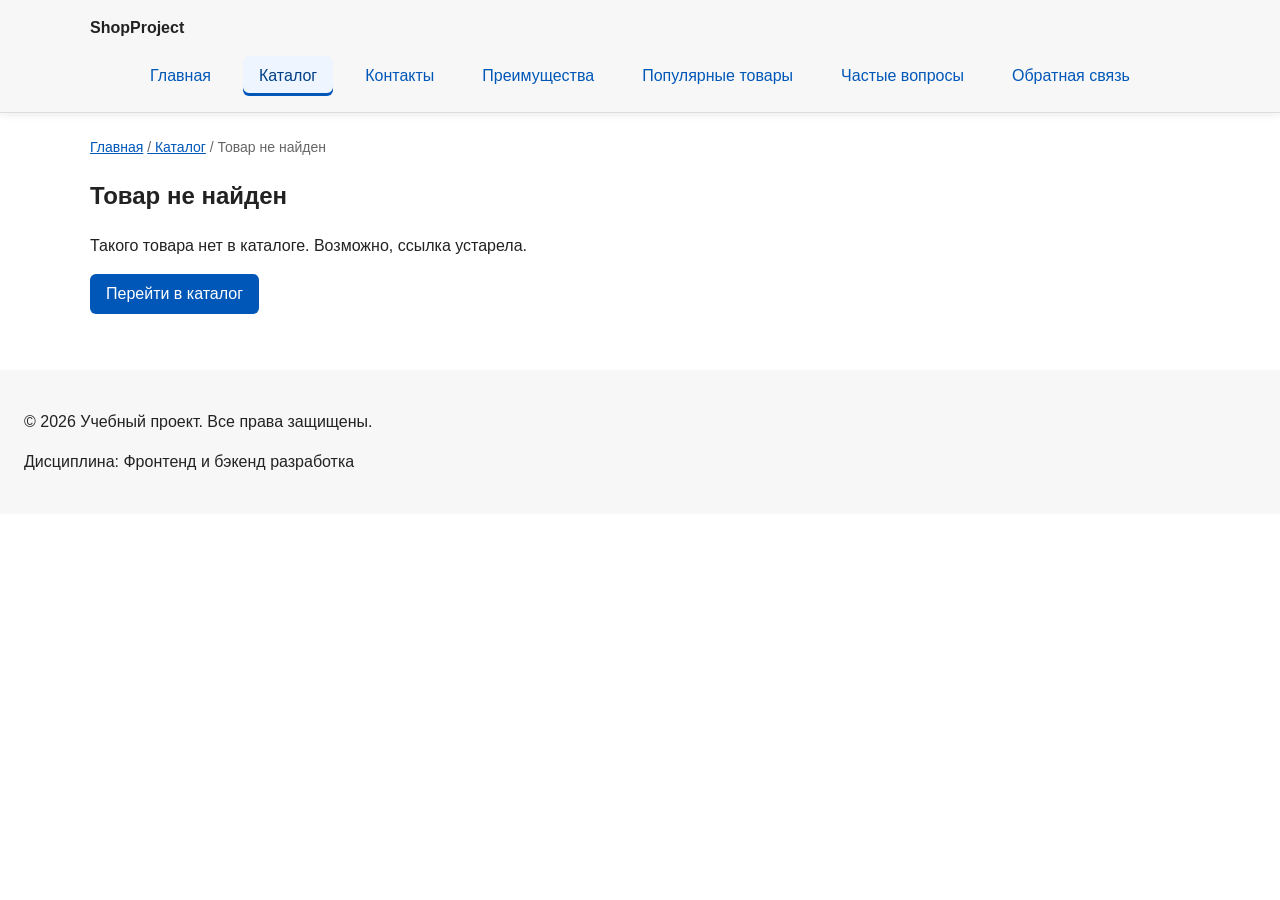
<file: product.html>
<!DOCTYPE html>
<html lang="ru">
<head>
  <meta charset="UTF-8">
  <meta name="viewport" content="width=device-width, initial-scale=1.0">
  <meta name="description" content="Карточка товара учебного интернет-магазина: описание, характеристики и цена.">
  <title>Карточка товара — Учебный интернет-магазин</title>
  <link rel="stylesheet" href="css/style.css">
  <script src="js/products.js" defer></script>
  <script src="js/product.js" defer></script>
  <script src="js/main.js" defer></script>
</head>
<body>
  <header class="site-header">
    <div class="site-header__inner">
      <a class="site-header__logo" href="index.html">ShopProject</a>

      <nav class="site-nav" aria-label="Основная навигация">
        <ul class="site-nav__list">
          <li class="site-nav__item"><a class="site-nav__link" href="index.html">Главная</a></li>
          <li class="site-nav__item"><a class="site-nav__link site-nav__link--active" href="catalog.html">Каталог</a></li>
          <li class="site-nav__item"><a class="site-nav__link" href="contacts.html">Контакты</a></li>
          <li class="site-nav__item"><a class="site-nav__link" href="index.html#advantages">Преимущества</a></li>
          <li class="site-nav__item"><a class="site-nav__link" href="index.html#popular">Популярные товары</a></li>
          <li class="site-nav__item"><a class="site-nav__link" href="index.html#faq">Частые вопросы</a></li>
          <li class="site-nav__item"><a class="site-nav__link" href="index.html#contacts">Обратная связь</a></li>
        </ul>
      </nav>
    </div>
  </header>

  <main>
    <nav class="breadcrumbs" aria-label="Хлебные крошки">
      <a class="breadcrumbs__link" href="index.html">Главная</a>
      <a class="breadcrumbs__link" href="catalog.html">Каталог</a>
      <span class="breadcrumbs__current" id="breadcrumb-product">Товар</span>
    </nav>

    <article class="section product-page" id="product" hidden>
      <div class="product-page__media">
        <img
          class="product-page__image"
          id="product-image"
          src="images/smartphone.svg"
          alt=""
          width="320"
          height="200"
        >
        <span class="product-card__badge" id="product-badge" hidden></span>
      </div>

      <div class="product-page__info">
        <p class="product-card__category" id="product-category"></p>
        <h1 class="product-page__title" id="product-title"></h1>
        <p class="product-page__description" id="product-description"></p>

        <p class="product-page__status" id="product-status"></p>
        <p class="product-page__price" id="product-price"></p>

        <div class="product-page__actions">
          <button class="button button--primary" id="product-order" type="button">Заказать</button>
          <a class="button button--secondary" href="catalog.html">Назад в каталог</a>
        </div>
      </div>

      <section class="product-page__specs" aria-labelledby="product-specs-title">
        <h2 class="product-page__specs-title" id="product-specs-title">Характеристики</h2>

        <table class="specs-table">
          <caption class="specs-table__caption">Основные характеристики товара</caption>
          <tbody id="product-specs"></tbody>
        </table>
      </section>
    </article>

    <section class="section product-not-found" id="product-not-found" hidden>
      <h1>Товар не найден</h1>
      <p>Такого товара нет в каталоге. Возможно, ссылка устарела.</p>
      <a class="button button--primary" href="catalog.html">Перейти в каталог</a>
    </section>

    <p class="success-message" id="success-message" role="status" aria-live="polite" hidden>
      Форма успешно отправлена!
    </p>
  </main>

  <footer class="site-footer">
    <p>&copy; 2026 Учебный проект. Все права защищены.</p>
    <p>Дисциплина: Фронтенд и бэкенд разработка</p>
  </footer>

  <dialog class="order-dialog" id="order-dialog" aria-labelledby="order-dialog-title">
    <h2 class="order-dialog__title" id="order-dialog-title">Оформление заявки</h2>
    <p class="order-dialog__product" id="order-dialog-product" hidden></p>

    <form class="order-form" id="order-form" action="#" method="post" novalidate>
      <input id="selected-product" name="selected-product" type="hidden">

      <p class="order-form__note">Поля, отмеченные <span aria-hidden="true">*</span>«звёздочкой», обязательны для заполнения.</p>

      <div class="order-form__field">
        <label class="order-form__label" for="order-name">Имя <span class="order-form__required" aria-hidden="true">*</span></label>
        <input
          class="order-form__input"
          id="order-name"
          name="name"
          type="text"
          placeholder="Введите ваше имя"
          minlength="2"
          autocomplete="given-name"
          required
        >
      </div>

      <div class="order-form__field">
        <label class="order-form__label" for="order-email">E-mail <span class="order-form__required" aria-hidden="true">*</span></label>
        <input
          class="order-form__input"
          id="order-email"
          name="email"
          type="email"
          placeholder="example@mail.ru"
          autocomplete="email"
          required
        >
      </div>

      <div class="order-form__field">
        <label class="order-form__label" for="order-phone">Телефон <span class="order-form__required" aria-hidden="true">*</span></label>
        <input
          class="order-form__input"
          id="order-phone"
          name="phone"
          type="tel"
          inputmode="tel"
          placeholder="+7 (900) 000-00-00"
          pattern="^\+7 \(\d{3}\) \d{3}-\d{2}-\d{2}$"
          autocomplete="tel"
          aria-describedby="order-phone-hint"
          required
        >
        <small class="order-form__hint" id="order-phone-hint">Формат: +7 (900) 000-00-00</small>
      </div>

      <div class="order-form__field">
        <label class="order-form__label" for="order-date">Дата связи</label>
        <input
          class="order-form__input"
          id="order-date"
          name="date"
          type="date"
        >
      </div>

      <div class="order-form__field">
        <label class="order-form__label" for="order-topic">Тема заявки <span class="order-form__required" aria-hidden="true">*</span></label>
        <select class="order-form__select" id="order-topic" name="topic" required>
          <option value="">Выберите тему</option>
          <option value="product">Заказ товара</option>
          <option value="consultation">Консультация</option>
          <option value="delivery">Доставка</option>
        </select>
      </div>

      <div class="order-form__field">
        <label class="order-form__label" for="order-comment">Комментарий</label>
        <textarea
          class="order-form__textarea"
          id="order-comment"
          name="comment"
          rows="4"
          placeholder="Укажите дополнительную информацию"
        ></textarea>
      </div>

      <div class="order-form__field">
        <label class="order-form__label" for="order-agreement">
          <input
            class="order-form__checkbox"
            id="order-agreement"
            name="agreement"
            type="checkbox"
            required
          >
          Я согласен на обработку данных <span class="order-form__required" aria-hidden="true">*</span>
        </label>
      </div>

      <div class="order-form__actions">
        <button class="button button--secondary" type="button" id="close-order-dialog">Закрыть</button>
        <button class="button button--primary" type="submit">Отправить заявку</button>
      </div>
    </form>
  </dialog>
</body>
</html>
</file>
<file: css/style.css>
:root {
  --color-bg: #ffffff;
  --color-text: #222222;
  --color-muted: #666666;
  --color-primary: #0057b8;
  --color-primary-dark: #003f86;
  --color-border: #dddddd;
  --color-surface: #f7f7f7;
  --color-surface-accent: #eef5ff;
  --color-danger: #b00020;
  --color-success: #168a2f;
  --color-success-bg: #eefaf0;
  --color-white: #ffffff;
  --color-star: #f5a623;

  --space-xs: 4px;
  --space-sm: 8px;
  --space-md: 16px;
  --space-lg: 24px;
  --space-xl: 32px;

  --radius-sm: 6px;
  --radius-md: 8px;
  --radius-lg: 12px;

  --container-width: 1100px;
  --header-height: 113px;
}

* {
  box-sizing: border-box;
}

/* Smooth scrolling to anchors. */
html {
  scroll-behavior: smooth;
  /* Anchor targets must not hide under the sticky header. */
  scroll-padding-top: var(--header-height);
}

body {
  margin: 0;
  font-family: Arial, sans-serif;
  line-height: 1.5;
  color: var(--color-text);
  background-color: var(--color-bg);
}

main {
  padding: var(--space-lg);
}

a {
  color: var(--color-primary);
}

a:hover {
  color: var(--color-primary-dark);
}

a:focus-visible {
  outline: 2px solid var(--color-primary);
  outline-offset: 3px;
}

/* Highlight the element an anchor link points to. */
:target {
  outline: 2px dashed var(--color-primary);
  outline-offset: 4px;
}

.button {
  display: inline-block;
  padding: var(--space-sm) var(--space-md);
  text-decoration: none;
  border: none;
  border-radius: var(--radius-sm);
  font: inherit;
  cursor: pointer;
}

.button--primary {
  color: var(--color-white);
  background-color: var(--color-primary);
}

.button--primary:hover {
  color: var(--color-white);
  background-color: var(--color-primary-dark);
}

.button--secondary {
  color: var(--color-primary);
  background-color: transparent;
  border: 1px solid var(--color-primary);
}

.button--secondary:hover {
  color: var(--color-white);
  background-color: var(--color-primary);
}

.button:focus-visible {
  outline: 2px solid var(--color-primary);
  outline-offset: 3px;
}

.button:active {
  transform: translateY(1px);
}

button:disabled,
.button:disabled {
  opacity: 0.6;
  cursor: not-allowed;
}

.button:disabled:active {
  transform: none;
}

.site-header {
  position: sticky;
  top: 0;
  z-index: 20;
  padding: var(--space-md) var(--space-lg);
  background-color: var(--color-surface);
  border-bottom: 1px solid var(--color-border);
  box-shadow: 0 2px 8px rgba(0, 0, 0, 0.08);
}

/* On narrow screens the menu wraps into several rows, so the header is not pinned. */
@media (max-width: 720px) {
  :root {
    --header-height: 0px;
  }

  .site-header {
    position: static;
  }
}

.site-header__inner {
  max-width: var(--container-width);
  margin: 0 auto;
}

.site-header__logo {
  font-weight: bold;
  text-decoration: none;
  color: var(--color-text);
}

.site-nav__list {
  display: flex;
  flex-wrap: wrap;
  justify-content: center;
  align-items: center;
  gap: var(--space-md);
  padding: 0;
  margin: var(--space-md) 0 0;
  list-style: none;
}

.site-nav__link {
  display: inline-block;
  padding: var(--space-sm) var(--space-md);
  text-decoration: none;
  border-radius: var(--radius-sm);
}

.site-nav__link:hover {
  color: var(--color-white);
  background-color: var(--color-primary);
}

/* The active item must not change the font weight: bold text is wider
   and the whole menu would shift between pages. */
.site-nav__link--active {
  color: var(--color-primary-dark);
  background-color: var(--color-surface-accent);
  box-shadow: inset 0 -3px 0 var(--color-primary);
}

.breadcrumbs {
  max-width: var(--container-width);
  margin: 0 auto var(--space-md);
  font-size: 14px;
  color: var(--color-muted);
}

.breadcrumbs__link {
  color: var(--color-primary);
}

/* Separator before every crumb except the first one (the current page is not a link). */
.breadcrumbs__link + .breadcrumbs__link::before,
.breadcrumbs__current::before {
  content: " / ";
  color: var(--color-muted);
}

.hero {
  max-width: var(--container-width);
  margin: 0 auto var(--space-xl);
  padding: var(--space-xl) var(--space-lg);
  background-color: var(--color-surface-accent);
  border-radius: var(--radius-lg);
}

.section {
  max-width: var(--container-width);
  margin: 0 auto var(--space-xl);
}

.section__title {
  margin-top: 0;
}

.products-grid {
  display: grid;
  grid-template-columns: repeat(3, 1fr);
  gap: var(--space-lg);
}

.catalog-layout {
  max-width: var(--container-width);
  margin: 0 auto var(--space-xl);
  display: grid;
  grid-template-columns: 260px 1fr;
  grid-template-areas: "filters products";
  gap: var(--space-lg);
}

.catalog-filters {
  grid-area: filters;
  align-self: start;
  position: sticky;
  top: calc(var(--header-height) + var(--space-md));
  padding: var(--space-md);
  border: 1px solid var(--color-border);
  border-radius: var(--radius-md);
  background-color: var(--color-surface);
}

.catalog-filters__title {
  margin-top: 0;
}

.catalog-products {
  grid-area: products;
}

.filters-form {
  display: grid;
  gap: var(--space-md);
}

.filters-form__group {
  margin: 0;
  padding: var(--space-md);
  border: 1px solid var(--color-border);
  border-radius: var(--radius-sm);
}

.filters-form__legend {
  font-weight: 700;
}

.filters-form__label {
  display: block;
  margin-bottom: var(--space-sm);
}

.filters-form__input {
  width: 100%;
  padding: 8px 10px;
  border: 1px solid var(--color-border);
  border-radius: var(--radius-sm);
  font: inherit;
}

.product-card {
  position: relative;
  display: flex;
  flex-direction: column;
  gap: var(--space-sm);
  padding: var(--space-md);
  border: 1px solid var(--color-border);
  border-radius: var(--radius-md);
  background-color: var(--color-bg);
}

.product-card {
  transition: box-shadow 0.2s, border-color 0.2s;
}

.product-card:hover {
  border-color: var(--color-primary);
  box-shadow: 0 4px 12px rgba(0, 0, 0, 0.1);
}

.product-card--unavailable {
  background-color: var(--color-surface);
}

.product-card--unavailable:hover {
  border-color: var(--color-border);
  box-shadow: none;
}

.product-card--unavailable .product-card__title,
.product-card--unavailable .product-card__description,
.product-card--unavailable .product-card__price {
  color: var(--color-muted);
}

.product-card--featured {
  border-color: var(--color-primary);
}

.product-card--discount {
  border-color: var(--color-danger);
}

.product-card__category {
  margin: 0;
  font-size: 13px;
  font-weight: 700;
  letter-spacing: 0.5px;
  text-transform: uppercase;
  color: var(--color-primary);
}

.product-card__title,
.product-card__description {
  margin: 0;
}

.product-card__price {
  margin: 0;
  font-weight: bold;
}

.product-card--discount .product-card__price {
  color: var(--color-danger);
}

.product-card__button {
  margin-top: auto;
  align-self: flex-start;
}

.product-card__badge {
  position: absolute;
  top: var(--space-sm);
  right: var(--space-sm);
  padding: var(--space-xs) var(--space-sm);
  font-size: 14px;
  color: var(--color-white);
  background-color: var(--color-danger);
  border-radius: var(--radius-sm);
}

.product-card__image {
  display: block;
  width: 100%;
  height: auto;
  border-radius: var(--radius-sm);
}

.product-page {
  display: grid;
  grid-template-columns: minmax(280px, 1fr) 1.2fr;
  grid-template-areas:
    "media info"
    "specs specs";
  gap: var(--space-xl);
}

.product-page[hidden],
.product-not-found[hidden] {
  display: none;
}

.product-page__media {
  position: relative;
  grid-area: media;
  align-self: start;
  overflow: hidden;
  border: 1px solid var(--color-border);
  border-radius: var(--radius-md);
}

.product-page__image {
  display: block;
  width: 100%;
  height: auto;
}

.product-page__info {
  grid-area: info;
  display: flex;
  flex-direction: column;
  gap: var(--space-sm);
}

.product-page__title {
  margin: 0;
}

.product-page__description {
  margin: 0;
  color: var(--color-muted);
}

.product-page__status {
  margin: var(--space-sm) 0 0;
  font-weight: 700;
  color: var(--color-success);
}

.product-page__status--unavailable {
  color: var(--color-danger);
}

.product-page__price {
  margin: 0;
  font-size: 32px;
  font-weight: 700;
}

.product-page__actions {
  display: flex;
  flex-wrap: wrap;
  gap: var(--space-sm);
  margin-top: var(--space-sm);
}

.product-page__specs {
  grid-area: specs;
}

.product-page__specs-title {
  margin-top: 0;
}

.specs-table {
  width: 100%;
  border-collapse: collapse;
}

.specs-table__caption {
  margin-bottom: var(--space-sm);
  text-align: left;
  color: var(--color-muted);
}

.specs-table__name,
.specs-table__value {
  padding: var(--space-sm) var(--space-md);
  border: 1px solid var(--color-border);
  text-align: left;
}

.specs-table__name {
  width: 35%;
  background-color: var(--color-surface);
}

.scroll-top {
  position: fixed;
  right: var(--space-lg);
  bottom: var(--space-lg);
  z-index: 10;
}

.aside-info {
  max-width: var(--container-width);
  margin: 0 auto var(--space-xl);
  padding: var(--space-md);
  border-left: 4px solid var(--color-primary);
  background-color: var(--color-surface);
}

.faq__item {
  margin-bottom: var(--space-sm);
  border: 1px solid var(--color-border);
  border-radius: var(--radius-md);
  background-color: var(--color-bg);
}

.faq__item:hover,
.faq__item[open] {
  border-color: var(--color-primary);
}

.faq__question {
  padding: var(--space-md);
  font-weight: 700;
  cursor: pointer;
}

.faq__question:focus-visible {
  outline: 2px solid var(--color-primary);
  outline-offset: 3px;
}

.faq__answer {
  padding: 0 var(--space-md) var(--space-md);
  color: var(--color-muted);
}

.faq__answer > :first-child {
  margin-top: 0;
}

.faq__answer > :last-child {
  margin-bottom: 0;
}

.faq__intro {
  margin: 0 0 var(--space-lg);
  color: var(--color-muted);
}

.faq__group {
  margin-bottom: var(--space-lg);
}

.faq__group-title {
  margin: 0 0 var(--space-sm);
  padding-left: var(--space-sm);
  border-left: 4px solid var(--color-primary);
}

.faq__list {
  margin: var(--space-sm) 0;
  padding-left: var(--space-lg);
}

.faq__code,
.faq__key {
  padding: 1px 6px;
  border: 1px solid var(--color-border);
  border-radius: var(--radius-sm);
  background-color: var(--color-surface);
  color: var(--color-text);
  font-size: 0.9em;
}

.reviews__list {
  display: grid;
  grid-template-columns: repeat(3, 1fr);
  gap: var(--space-lg);
}

.review-card {
  display: flex;
  flex-direction: column;
  gap: var(--space-sm);
  margin: 0;
  padding: var(--space-md);
  border: 1px solid var(--color-border);
  border-left: 4px solid var(--color-primary);
  border-radius: var(--radius-md);
  background-color: var(--color-surface);
  transition: box-shadow 0.2s, transform 0.2s;
}

.review-card:hover {
  box-shadow: 0 6px 16px rgba(0, 0, 0, 0.1);
  transform: translateY(-2px);
}

.review-card--accent {
  background-color: var(--color-surface-accent);
}

.review-card__header {
  display: flex;
  align-items: center;
  gap: var(--space-sm);
}

.review-card__avatar {
  display: flex;
  flex-shrink: 0;
  align-items: center;
  justify-content: center;
  width: 40px;
  height: 40px;
  border-radius: 50%;
  color: var(--color-white);
  background-color: var(--color-primary);
  font-weight: 700;
}

.review-card__person {
  flex: 1;
}

.review-card__author {
  margin: 0;
  font-weight: 700;
}

.review-card__city {
  margin: 0;
  font-size: 14px;
  color: var(--color-muted);
}

.review-card__rating {
  white-space: nowrap;
  letter-spacing: 1px;
}

.review-card__star {
  color: var(--color-star);
}

.review-card__star--empty {
  color: var(--color-border);
}

/* Large opening quote mark before the review text. */
.review-card__text {
  position: relative;
  margin: 0;
  padding-top: var(--space-md);
}

.review-card__text::before {
  content: "\201C";
  position: absolute;
  top: -8px;
  left: -2px;
  font-size: 40px;
  line-height: 1;
  color: var(--color-primary);
  opacity: 0.35;
}

.success-message {
  max-width: var(--container-width);
  margin: var(--space-lg) auto;
  padding: var(--space-md);
  border-left: 4px solid var(--color-success);
  background-color: var(--color-success-bg);
}

.order-dialog {
  width: min(100% - 32px, 560px);
  max-height: calc(100vh - 32px);
  padding: var(--space-lg);
  border: none;
  border-top: 6px solid var(--color-primary);
  border-radius: var(--radius-lg);
  box-shadow: 0 20px 48px rgba(0, 0, 0, 0.3);
  overflow-y: auto;
  overscroll-behavior: contain;
}

/* The page behind the open dialog must not scroll. */
body:has(.order-dialog[open]) {
  overflow: hidden;
}

.order-dialog::backdrop {
  background-color: rgba(0, 20, 50, 0.55);
  backdrop-filter: blur(3px);
}

.order-dialog[open] {
  animation: order-dialog-show 0.2s ease-out;
}

.order-dialog[open]::backdrop {
  animation: order-dialog-fade 0.2s ease-out;
}

@keyframes order-dialog-show {
  from {
    opacity: 0;
    transform: translateY(-16px);
  }
}

@keyframes order-dialog-fade {
  from {
    opacity: 0;
  }
}

@media (prefers-reduced-motion: reduce) {
  .order-dialog[open],
  .order-dialog[open]::backdrop {
    animation: none;
  }
}

.order-dialog__header {
  display: flex;
  align-items: flex-start;
  justify-content: space-between;
  gap: var(--space-md);
  margin-bottom: var(--space-md);
}

.order-dialog__title {
  margin: 0;
  color: var(--color-primary-dark);
}

.order-dialog__close {
  flex-shrink: 0;
  width: 36px;
  height: 36px;
  border: none;
  border-radius: 50%;
  color: var(--color-muted);
  background-color: var(--color-surface);
  font-size: 24px;
  line-height: 1;
  cursor: pointer;
  transition: color 0.2s, background-color 0.2s;
}

.order-dialog__close:hover {
  color: var(--color-white);
  background-color: var(--color-danger);
}

.order-dialog__close:focus-visible {
  outline: 2px solid var(--color-primary);
  outline-offset: 3px;
}

.order-dialog__product {
  margin: 0 0 var(--space-md);
  padding: var(--space-sm) var(--space-md);
  border-left: 4px solid var(--color-primary);
  border-radius: 0 var(--radius-sm) var(--radius-sm) 0;
  background-color: var(--color-surface-accent);
  font-weight: 700;
}

.order-form__note {
  margin: 0 0 var(--space-md);
  font-size: 14px;
  color: var(--color-muted);
}

.order-form__required {
  color: var(--color-danger);
}

.order-form__field {
  margin-bottom: var(--space-md);
}

.order-form__label {
  display: block;
  margin-bottom: var(--space-xs);
  font-weight: 700;
}

.order-form__input,
.order-form__select,
.order-form__textarea {
  width: 100%;
  padding: 10px 12px;
  border: 1px solid var(--color-border);
  border-radius: var(--radius-sm);
  background-color: var(--color-bg);
  font: inherit;
  transition: border-color 0.2s, box-shadow 0.2s, background-color 0.2s;
}

.order-form__input::placeholder,
.order-form__textarea::placeholder {
  color: #9a9a9a;
}

.order-form__textarea {
  resize: vertical;
  min-height: 96px;
}

/* Custom arrow for the native select. */
.order-form__select {
  padding-right: 36px;
  appearance: none;
  background-image: url("data:image/svg+xml,%3Csvg xmlns='http://www.w3.org/2000/svg' width='12' height='8' viewBox='0 0 12 8'%3E%3Cpath d='M1 1l5 5 5-5' fill='none' stroke='%23666666' stroke-width='2'/%3E%3C/svg%3E");
  background-repeat: no-repeat;
  background-position: right 12px center;
  cursor: pointer;
}

.order-form__hint {
  display: block;
  margin-top: var(--space-xs);
  color: var(--color-muted);
}

.order-form__input:hover,
.order-form__select:hover,
.order-form__textarea:hover {
  border-color: var(--color-primary);
}

.order-form__input:focus-visible,
.order-form__select:focus-visible,
.order-form__textarea:focus-visible,
.order-form__checkbox:focus-visible {
  outline: 2px solid var(--color-primary);
  outline-offset: 3px;
}

.order-form__input:focus,
.order-form__select:focus,
.order-form__textarea:focus {
  border-color: var(--color-primary);
  box-shadow: 0 0 0 3px rgba(0, 87, 184, 0.15);
}

/* Valid state is shown only after the user has interacted with the field. */
.order-form__input:user-valid,
.order-form__select:user-valid,
.order-form__textarea:user-valid {
  border-color: var(--color-success);
}

.order-form__input[aria-invalid="true"],
.order-form__select[aria-invalid="true"],
.order-form__textarea[aria-invalid="true"] {
  border-color: var(--color-danger);
  background-color: #fff5f6;
}

.order-form__checkbox {
  width: 18px;
  height: 18px;
  margin-right: var(--space-sm);
  vertical-align: middle;
  accent-color: var(--color-primary);
  cursor: pointer;
}

.order-form__checkbox[aria-invalid="true"] {
  outline: 2px solid var(--color-danger);
  outline-offset: 2px;
}

/* Buttons stay visible at the bottom while a long form scrolls. */
.order-form__actions {
  position: sticky;
  bottom: 0;
  display: flex;
  gap: var(--space-sm);
  margin: var(--space-lg) calc(var(--space-lg) * -1) calc(var(--space-lg) * -1);
  padding: var(--space-md) var(--space-lg);
  border-top: 1px solid var(--color-border);
  background-color: var(--color-bg);
}

.order-form__actions .button--primary {
  flex: 1;
  box-shadow: 0 2px 6px rgba(0, 87, 184, 0.35);
}

/* Order form placed on the page instead of the dialog. */
.order-page {
  max-width: 640px;
}

.order-page__intro {
  margin-top: 0;
  color: var(--color-muted);
}

.order-page__form {
  padding: var(--space-lg);
  border: 1px solid var(--color-border);
  border-radius: var(--radius-lg);
  background-color: var(--color-bg);
}

/* In the dialog the buttons are sticky and bleed to its edges; here they are plain. */
.order-form__actions--inline {
  position: static;
  margin: var(--space-lg) 0 0;
  padding: 0;
  border-top: none;
}

.site-footer {
  padding: var(--space-lg);
  background-color: var(--color-surface);
}
</file>
